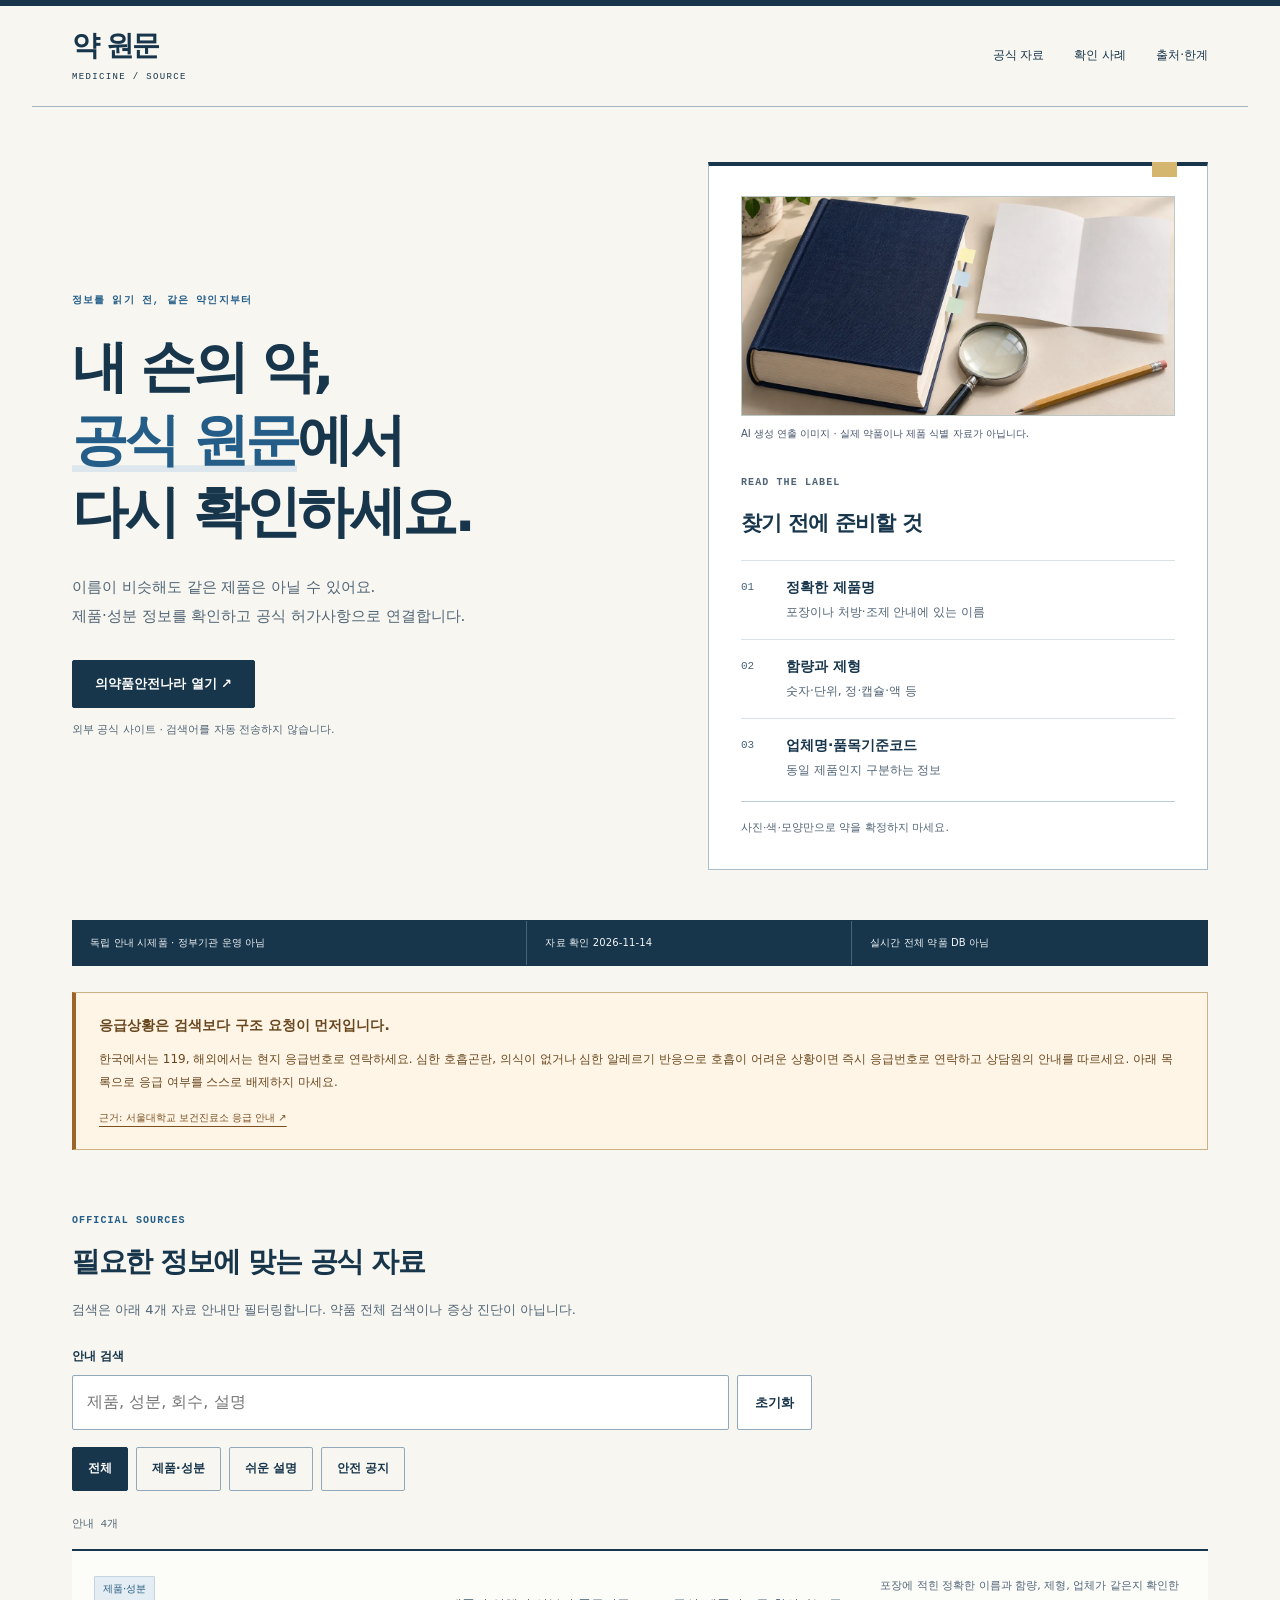
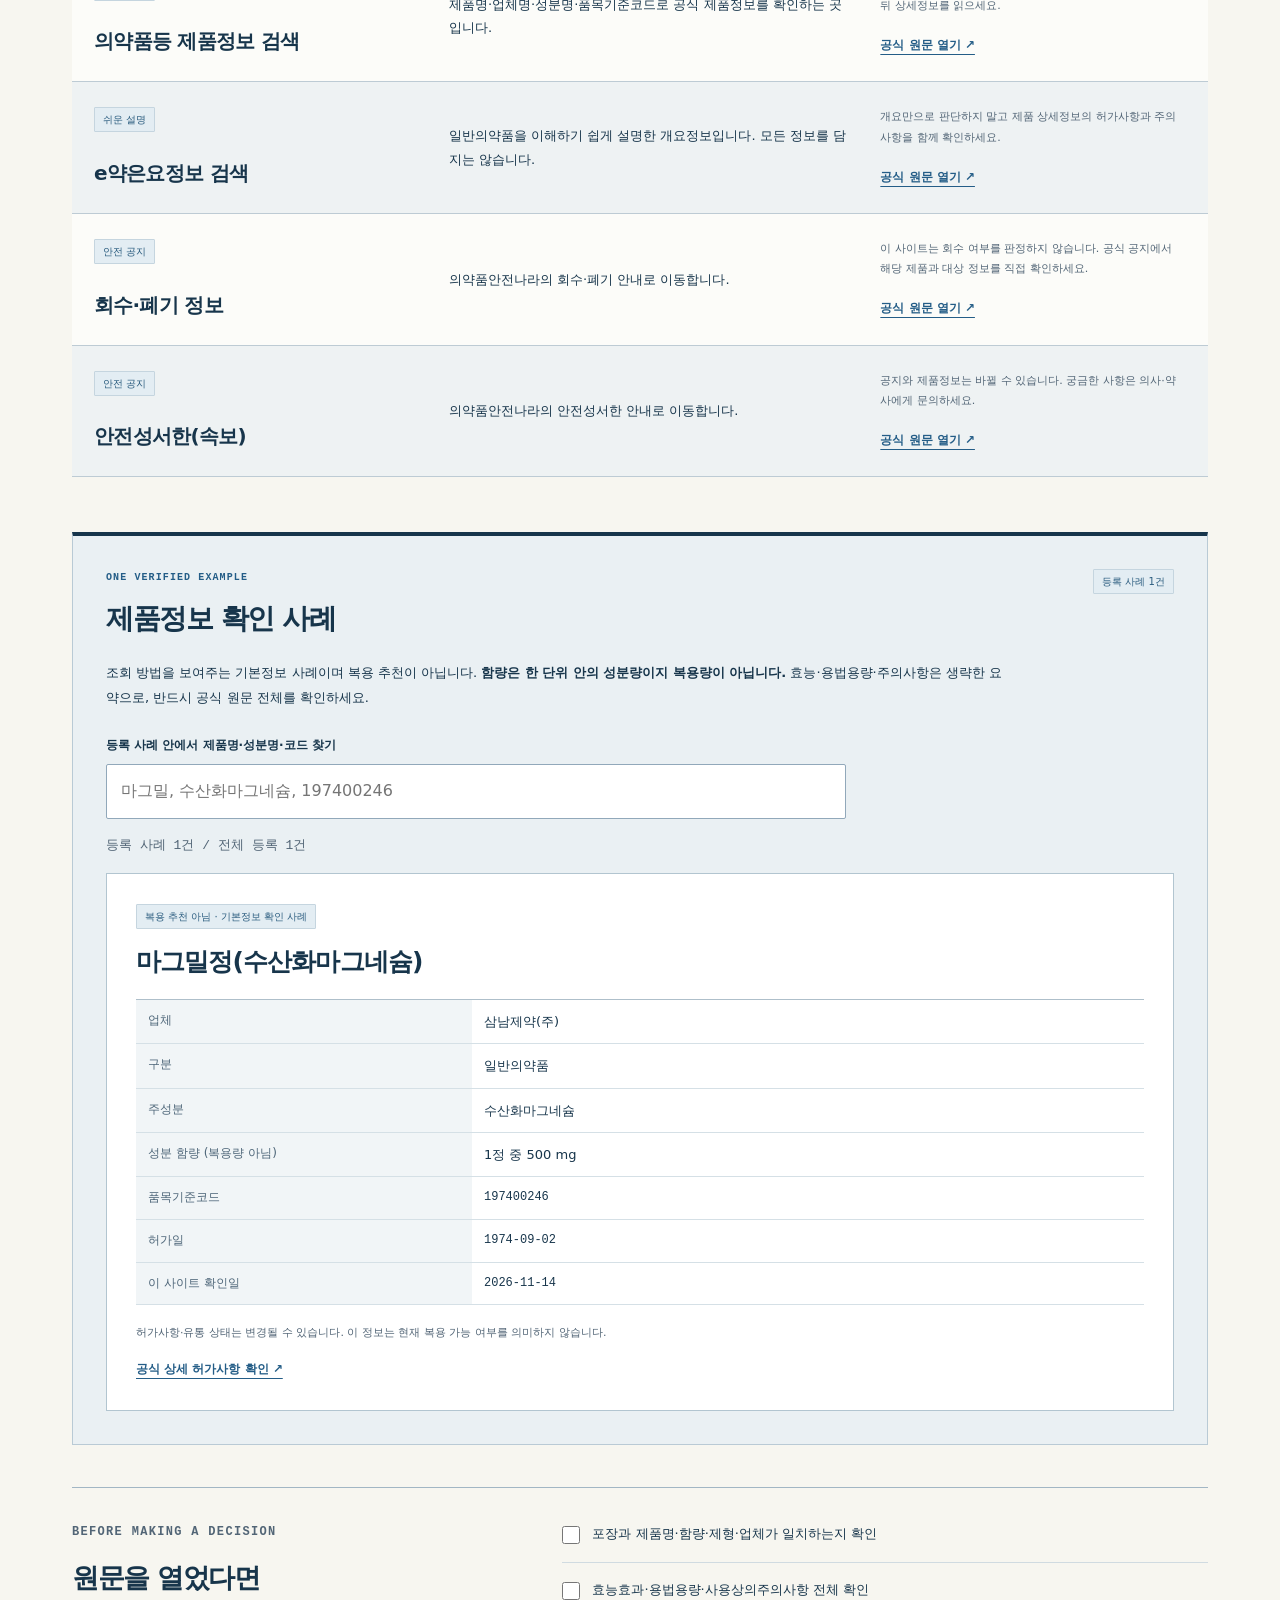
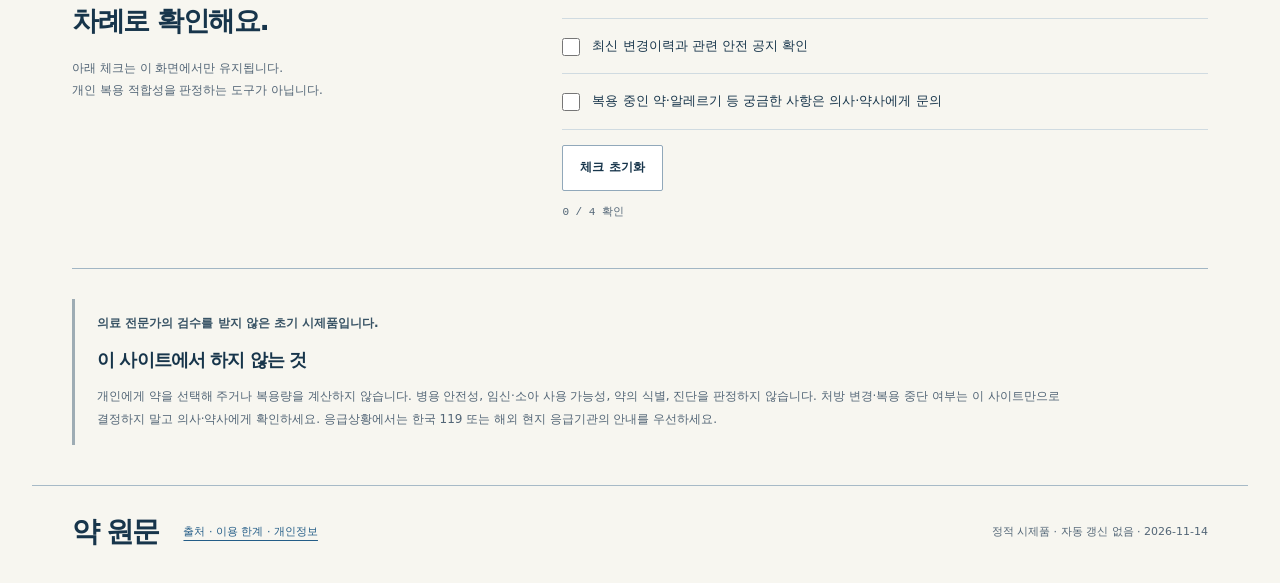
<file: index.html>
<!doctype html><html lang="ko"><head><meta name="robots" content="noindex,nofollow"><meta charset="utf-8"><meta name="viewport" content="width=device-width,initial-scale=1"><meta name="description" content="제품명과 성분을 확인하고 식약처 의약품안전나라의 공식 원문으로 연결하는 독립 정적 안내 사이트."><meta name="referrer" content="no-referrer"><title>약 원문 · 정확한 정보의 출발점</title><link rel="stylesheet" href="./style.css?v=ai-20261115"><script type="module" src="./app.js"></script></head><body><a class="skip" href="#main">본문으로 이동</a><header><a class="logo" href="./index.html">약 원문<span>MEDICINE / SOURCE</span></a><nav aria-label="주 메뉴"><a href="#find">공식 자료</a><a href="#example">확인 사례</a><a href="./about.html">출처·한계</a></nav></header><main id="main"><section class="hero"><div><p class="eyebrow">정보를 읽기 전, 같은 약인지부터</p><h1>내 손의 약,<br><em>공식 원문</em>에서<br>다시 확인하세요.</h1><p class="lead">이름이 비슷해도 같은 제품은 아닐 수 있어요.<br>제품·성분 정보를 확인하고 공식 허가사항으로 연결합니다.</p><a class="button primary" href="https://nedrug.mfds.go.kr/searchDrug" target="_blank" rel="noopener noreferrer">의약품안전나라 열기 ↗</a><p class="small">외부 공식 사이트 · 검색어를 자동 전송하지 않습니다.</p></div><aside class="paper"><figure class="ai-hero-photo"><img src="./assets/images/ai-hero-20261115.webp" alt="자료를 확인하는 책과 돋보기를 연출한 AI 이미지" width="1200" height="800" decoding="async"><figcaption>AI 생성 연출 이미지 · 실제 약품이나 제품 식별 자료가 아닙니다.</figcaption></figure><span class="label">READ THE LABEL</span><h2>찾기 전에 준비할 것</h2><ol><li><strong>정확한 제품명</strong><span>포장이나 처방·조제 안내에 있는 이름</span></li><li><strong>함량과 제형</strong><span>숫자·단위, 정·캡슐·액 등</span></li><li><strong>업체명·품목기준코드</strong><span>동일 제품인지 구분하는 정보</span></li></ol><p>사진·색·모양만으로 약을 확정하지 마세요.</p></aside></section><div class="status"><span>독립 안내 시제품 · 정부기관 운영 아님</span><span>자료 확인 2026-11-14</span><span>실시간 전체 약품 DB 아님</span></div><aside class="emergency"><strong>응급상황은 검색보다 구조 요청이 먼저입니다.</strong><p>한국에서는 119, 해외에서는 현지 응급번호로 연락하세요. 심한 호흡곤란, 의식이 없거나 심한 알레르기 반응으로 호흡이 어려운 상황이면 즉시 응급번호로 연락하고 상담원의 안내를 따르세요. 아래 목록으로 응급 여부를 스스로 배제하지 마세요.</p><a href="https://health4u.snu.ac.kr/medicalTreatment/ems/_/view.do" target="_blank" rel="noopener noreferrer">근거: 서울대학교 보건진료소 응급 안내 ↗</a></aside><section id="find"><p class="eyebrow">OFFICIAL SOURCES</p><h2>필요한 정보에 맞는 공식 자료</h2><p class="muted">검색은 아래 4개 자료 안내만 필터링합니다. 약품 전체 검색이나 증상 진단이 아닙니다.</p><label for="search">안내 검색</label><div class="row"><input id="search" type="search" maxlength="100" placeholder="제품, 성분, 회수, 설명"><button id="reset">초기화</button></div><div class="filters" id="filters" role="group" aria-label="자료 분류"></div><p id="count" role="status" aria-live="polite"></p><div class="cards" id="cards"></div><noscript><p>자료 필터는 JavaScript가 필요합니다. 위의 의약품안전나라 링크는 그대로 이용할 수 있습니다.</p></noscript></section><section id="example"><div class="section-head"><div><p class="eyebrow">ONE VERIFIED EXAMPLE</p><h2>제품정보 확인 사례</h2></div><span class="badge">등록 사례 1건</span></div><p>조회 방법을 보여주는 기본정보 사례이며 복용 추천이 아닙니다. <strong>함량은 한 단위 안의 성분량이지 복용량이 아닙니다.</strong> 효능·용법용량·주의사항은 생략한 요약으로, 반드시 공식 원문 전체를 확인하세요.</p><label for="product-search">등록 사례 안에서 제품명·성분명·코드 찾기</label><input id="product-search" type="search" maxlength="100" placeholder="마그밀, 수산화마그네슘, 197400246"><p id="product-count" role="status" aria-live="polite"></p><div id="products"></div></section><section class="check"><div><p class="eyebrow">BEFORE MAKING A DECISION</p><h2>원문을 열었다면<br>차례로 확인해요.</h2><p>아래 체크는 이 화면에서만 유지됩니다.<br>개인 복용 적합성을 판정하는 도구가 아닙니다.</p></div><div class="checks"><label><input type="checkbox">포장과 제품명·함량·제형·업체가 일치하는지 확인</label><label><input type="checkbox">효능효과·용법용량·사용상의주의사항 전체 확인</label><label><input type="checkbox">최신 변경이력과 관련 안전 공지 확인</label><label><input type="checkbox">복용 중인 약·알레르기 등 궁금한 사항은 의사·약사에게 문의</label><button id="clear-checks">체크 초기화</button><p id="check-status" role="status" aria-live="polite">0 / 4 확인</p></div></section><aside class="notice"><p><strong>의료 전문가의 검수를 받지 않은 초기 시제품입니다.</strong></p><h2>이 사이트에서 하지 않는 것</h2><p>개인에게 약을 선택해 주거나 복용량을 계산하지 않습니다. 병용 안전성, 임신·소아 사용 가능성, 약의 식별, 진단을 판정하지 않습니다. 처방 변경·복용 중단 여부는 이 사이트만으로 결정하지 말고 의사·약사에게 확인하세요. 응급상황에서는 한국 119 또는 해외 현지 응급기관의 안내를 우선하세요.</p></aside></main><footer><a class="logo" href="./index.html">약 원문</a><a href="./about.html">출처 · 이용 한계 · 개인정보</a><p>정적 시제품 · 자동 갱신 없음 · 2026-11-14</p></footer></body></html>
</file>
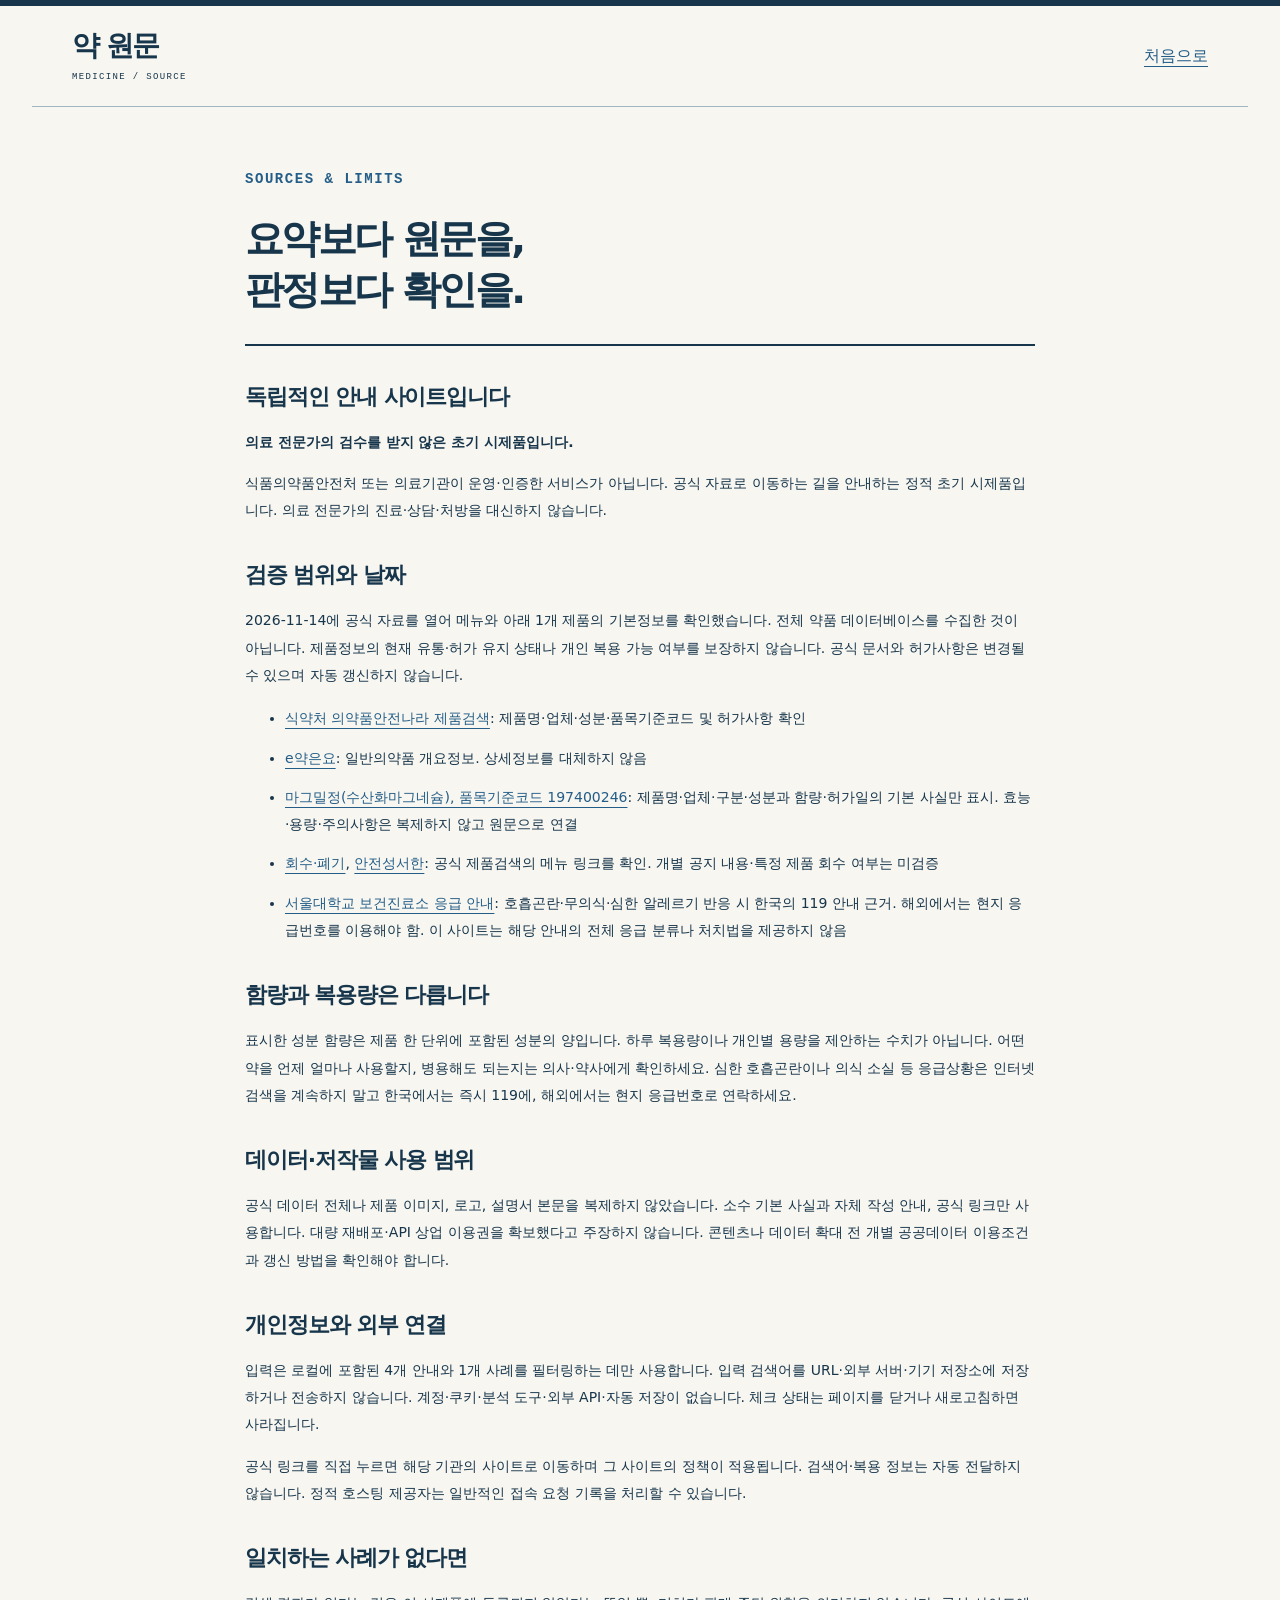
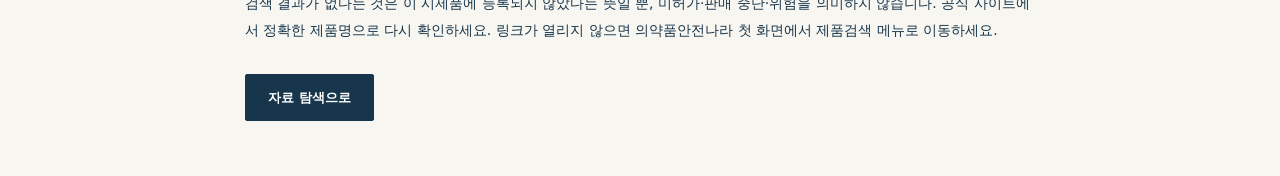
<file: about.html>
<!doctype html><html lang="ko"><head><meta name="robots" content="noindex,nofollow"><meta charset="utf-8"><meta name="viewport" content="width=device-width,initial-scale=1"><meta name="referrer" content="no-referrer"><title>출처·이용 한계 · 약 원문</title><link rel="stylesheet" href="./style.css"></head><body><header><a class="logo" href="./index.html">약 원문<span>MEDICINE / SOURCE</span></a><a href="./index.html">처음으로</a></header><main class="about"><p class="eyebrow">SOURCES & LIMITS</p><h1>요약보다 원문을,<br>판정보다 확인을.</h1><h2>독립적인 안내 사이트입니다</h2><p><strong>의료 전문가의 검수를 받지 않은 초기 시제품입니다.</strong></p><p>식품의약품안전처 또는 의료기관이 운영·인증한 서비스가 아닙니다. 공식 자료로 이동하는 길을 안내하는 정적 초기 시제품입니다. 의료 전문가의 진료·상담·처방을 대신하지 않습니다.</p><h2>검증 범위와 날짜</h2><p>2026-11-14에 공식 자료를 열어 메뉴와 아래 1개 제품의 기본정보를 확인했습니다. 전체 약품 데이터베이스를 수집한 것이 아닙니다. 제품정보의 현재 유통·허가 유지 상태나 개인 복용 가능 여부를 보장하지 않습니다. 공식 문서와 허가사항은 변경될 수 있으며 자동 갱신하지 않습니다.</p><ul><li><a href="https://nedrug.mfds.go.kr/searchDrug" rel="noreferrer">식약처 의약품안전나라 제품검색</a>: 제품명·업체·성분·품목기준코드 및 허가사항 확인</li><li><a href="https://nedrug.mfds.go.kr/searchEasyDrug" rel="noreferrer">e약은요</a>: 일반의약품 개요정보. 상세정보를 대체하지 않음</li><li><a href="https://nedrug.mfds.go.kr/pbp/CCBBB01/getItemDetail?itemSeq=197400246" rel="noreferrer">마그밀정(수산화마그네슘), 품목기준코드 197400246</a>: 제품명·업체·구분·성분과 함량·허가일의 기본 사실만 표시. 효능·용량·주의사항은 복제하지 않고 원문으로 연결</li><li><a href="https://nedrug.mfds.go.kr/PPMAB00" rel="noreferrer">회수·폐기</a>, <a href="https://nedrug.mfds.go.kr/PPMAA00" rel="noreferrer">안전성서한</a>: 공식 제품검색의 메뉴 링크를 확인. 개별 공지 내용·특정 제품 회수 여부는 미검증</li><li><a href="https://health4u.snu.ac.kr/medicalTreatment/ems/_/view.do" rel="noreferrer">서울대학교 보건진료소 응급 안내</a>: 호흡곤란·무의식·심한 알레르기 반응 시 한국의 119 안내 근거. 해외에서는 현지 응급번호를 이용해야 함. 이 사이트는 해당 안내의 전체 응급 분류나 처치법을 제공하지 않음</li></ul><h2>함량과 복용량은 다릅니다</h2><p>표시한 성분 함량은 제품 한 단위에 포함된 성분의 양입니다. 하루 복용량이나 개인별 용량을 제안하는 수치가 아닙니다. 어떤 약을 언제 얼마나 사용할지, 병용해도 되는지는 의사·약사에게 확인하세요. 심한 호흡곤란이나 의식 소실 등 응급상황은 인터넷 검색을 계속하지 말고 한국에서는 즉시 119에, 해외에서는 현지 응급번호로 연락하세요.</p><h2>데이터·저작물 사용 범위</h2><p>공식 데이터 전체나 제품 이미지, 로고, 설명서 본문을 복제하지 않았습니다. 소수 기본 사실과 자체 작성 안내, 공식 링크만 사용합니다. 대량 재배포·API 상업 이용권을 확보했다고 주장하지 않습니다. 콘텐츠나 데이터 확대 전 개별 공공데이터 이용조건과 갱신 방법을 확인해야 합니다.</p><h2>개인정보와 외부 연결</h2><p>입력은 로컬에 포함된 4개 안내와 1개 사례를 필터링하는 데만 사용합니다. 입력 검색어를 URL·외부 서버·기기 저장소에 저장하거나 전송하지 않습니다. 계정·쿠키·분석 도구·외부 API·자동 저장이 없습니다. 체크 상태는 페이지를 닫거나 새로고침하면 사라집니다.</p><p>공식 링크를 직접 누르면 해당 기관의 사이트로 이동하며 그 사이트의 정책이 적용됩니다. 검색어·복용 정보는 자동 전달하지 않습니다. 정적 호스팅 제공자는 일반적인 접속 요청 기록을 처리할 수 있습니다.</p><h2>일치하는 사례가 없다면</h2><p>검색 결과가 없다는 것은 이 시제품에 등록되지 않았다는 뜻일 뿐, 미허가·판매 중단·위험을 의미하지 않습니다. 공식 사이트에서 정확한 제품명으로 다시 확인하세요. 링크가 열리지 않으면 의약품안전나라 첫 화면에서 제품검색 메뉴로 이동하세요.</p><a class="button primary" href="./index.html">자료 탐색으로</a></main></body></html>
</file>
<file: style.css>
:root {
  --theme-medicine-source: reference-manual;
  --paper: #f7f6f0;
  --white: #ffffff;
  --ink: #17354b;
  --muted: #526576;
  --line: #bfccd5;
  --blue: #245d87;
  --mono: ui-monospace, 'SFMono-Regular', Consolas, monospace;
  color-scheme: light;
  font-family: -apple-system, BlinkMacSystemFont, 'Apple SD Gothic Neo', 'Segoe UI', system-ui, sans-serif;
  line-height: 1.8;
  background: var(--paper);
  color: var(--ink);
}
* { box-sizing: border-box; }
[hidden] { display: none !important; }
body { margin: 0; border-top: 6px solid var(--ink); }
header, main, footer { max-width: 1216px; margin: auto; padding-inline: 40px; }
a { color: var(--blue); text-underline-offset: 5px; text-decoration-thickness: 1px; }
a:hover { color: #113f63; text-decoration-thickness: 2px; }
button, input { font: inherit; color: inherit; }
button, a, input, summary { touch-action: manipulation; }
:focus-visible { outline: 3px solid #aa6b17; outline-offset: 4px; }
p, a, li, dt, dd { overflow-wrap: anywhere; }
header { display: flex; align-items: center; justify-content: space-between; gap: 28px; min-height: 101px; border-bottom: 1px solid #a3b5c2; }
.logo { text-decoration: none; color: var(--ink); font-size: 28px; font-weight: 800; letter-spacing: -.065em; line-height: 1.35; }
.logo span { display: block; margin-top: 5px; font: 9px/1.6 var(--mono); letter-spacing: .15em; }
nav { display: flex; flex-wrap: wrap; gap: 30px; font-size: 12px; }
nav a { text-decoration: none; color: var(--ink); padding: 10px 0; border-bottom: 1px solid transparent; }
nav a:hover { border-color: var(--blue); }
.hero { display: grid; grid-template-columns: 1.12fr 1fr; gap: 76px; align-items: center; padding: 55px 0 50px; }
.eyebrow, .label { color: var(--blue); font: 700 10px/1.8 var(--mono); letter-spacing: .11em; }
h1 { font-size: clamp(38px, 4.6vw, 56px); line-height: 1.3; font-weight: 730; letter-spacing: -.065em; margin: 21px 0 24px; }
h1 em { color: var(--blue); font-style: normal; box-shadow: inset 0 -.12em #dce6ec; }
.lead { color: var(--muted); font-size: 15px; line-height: 1.9; }
.small { font-size: 11px; color: var(--muted); margin-top: 12px; }
.button, button { display: inline-block; text-decoration: none; border: 1px solid #91a8ba; border-radius: 2px; padding: 11px 17px; min-height: 46px; background: white; cursor: pointer; font-size: 13px; font-weight: 650; }
.primary { background: var(--ink); color: white; border-color: var(--ink); margin-top: 15px; padding-inline: 22px; }
.primary:hover, button:hover { background: #254e6a; color: white; border-color: #254e6a; }
.paper { position: relative; background: white; padding: 30px 32px 21px; border: 1px solid #aabecb; border-top: 4px solid var(--ink); }
.paper::after { content: ''; position: absolute; top: -4px; right: 30px; width: 25px; height: 15px; background: #d4b66e; pointer-events: none; }
.label { color: #4f6576; font-size: 10px; }
.paper h2 { font-size: 21px; letter-spacing: -.04em; margin: 13px 0 22px; }
.paper ol { list-style: none; counter-reset: steps; padding: 0; margin: 0; }
.paper li { position: relative; counter-increment: steps; padding: 14px 0 15px 45px; border-top: 1px solid #d8e1e5; }
.paper li::before { content: counter(steps, decimal-leading-zero); position: absolute; top: 17px; left: 0; color: #45647c; font: 11px/1.8 var(--mono); }
.paper li strong { display: block; font-size: 14px; font-weight: 700; }
.paper li span { display: block; color: var(--muted); font-size: 12px; margin-top: 2px; }
.paper > p { border-top: 1px solid #b9cad4; padding-top: 16px; margin-top: 4px; font-size: 11px; color: var(--muted); }
.status { display: grid; grid-template-columns: 1.4fr 1fr 1.1fr; border-block: 1px solid var(--ink); background: var(--ink); color: #f0f5f7; font-size: 10px; letter-spacing: .015em; }
.status span { padding: 13px 18px; }
.status span + span { border-left: 1px solid #496476; }
.emergency { border: 1px solid #ccb185; border-left: 4px solid #9c6429; background: #fff5e6; color: #69471e; margin: 26px 0 20px; padding: 18px 23px; }
.emergency strong { font-size: 14px; }
.emergency p { margin: 8px 0; font-size: 12px; line-height: 1.9; }
.emergency a { color: #795022; font-size: 10px; }
section { scroll-margin-top: 24px; }
#find { padding: 32px 0 45px; }
h2 { font-size: 28px; font-weight: 700; line-height: 1.45; letter-spacing: -.05em; margin: 12px 0 16px; }
h3 { font-size: 20px; line-height: 1.5; font-weight: 700; letter-spacing: -.035em; }
.muted { color: var(--muted); font-size: 13px; }
label { display: block; font-size: 12px; margin: 24px 0 8px; font-weight: 650; }
.row { display: flex; gap: 8px; max-width: 740px; }
input[type=search] { display: block; width: 100%; min-width: 0; border: 1px solid #91a8ba; border-radius: 2px; padding: 12px 14px; min-height: 49px; background: white; color: var(--ink); font-size: 16px; }
.row button { white-space: nowrap; }
.filters { display: flex; gap: 8px; flex-wrap: wrap; margin: 17px 0 24px; }
.filters button { min-height: 44px; font-size: 12px; padding: 8px 15px; background: transparent; }
.filters button:hover { background: #e7edf1; color: var(--ink); }
.filters button[aria-pressed=true] { color: white; background: var(--ink); border-color: var(--ink); }
#count, #product-count { font: 11px/1.8 var(--mono); color: var(--muted); margin: 14px 0; }
.cards { display: grid; grid-template-columns: 1fr; border-top: 2px solid var(--ink); }
.card { display: grid; grid-template-columns: minmax(0, 1.05fr) minmax(0, 1.3fr) minmax(0, 1fr); column-gap: 34px; row-gap: 10px; padding: 25px 22px; border-bottom: 1px solid #bdcbd4; background: #fcfcf9; }
.card:nth-child(even) { background: #eef2f3; }
.card .badge { grid-column: 1; grid-row: 1; }
.card h3 { grid-column: 1; grid-row: 2; margin: 0; }
.card > p:not(.tip) { grid-column: 2; grid-row: 1 / span 2; margin: 0; font-size: 13px; align-self: center; }
.card .tip { grid-column: 3; grid-row: 1; margin: 0; }
.card .source { grid-column: 3; grid-row: 2; align-self: end; }
.badge { display: inline-block; justify-self: start; align-self: start; color: #295b7e; background: #e3edf3; padding: 3px 8px; border: 1px solid #c5d5df; border-radius: 1px; font-size: 10px; line-height: 1.7; }
.tip { color: var(--muted); font-size: 11px !important; line-height: 1.85; }
.source { font-size: 12px; font-weight: 700; }
#example { padding: 33px; border: 1px solid #b9cad5; border-top: 4px solid var(--ink); background: #eaf0f3; margin: 10px 0 42px; }
.section-head { display: flex; justify-content: space-between; align-items: center; gap: 20px; }
.section-head .eyebrow { margin-top: 0; }
.section-head h2 { margin-bottom: 7px; }
#example > p { font-size: 13px; line-height: 1.95; max-width: 900px; }
#product-search { max-width: 740px; }
.product { background: white; border: 1px solid #b2c5d0; padding: 27px 29px; }
.product h3 { margin: 14px 0 18px; font-size: 25px; }
.product dl { display: grid; grid-template-columns: minmax(155px, 1fr) minmax(0, 2fr); margin: 0 0 18px; font-size: 13px; border-top: 1px solid #aebfca; }
.product dt, .product dd { margin: 0; padding: 10px 12px; border-bottom: 1px solid #d5e0e6; }
.product dt { background: #f1f5f7; color: #4e6679; font-size: 12px; }
.product dd { font-variant-numeric: tabular-nums; }
.product dd:nth-of-type(5), .product dd:nth-of-type(6), .product dd:nth-of-type(7) { font-family: var(--mono); font-size: 12px; }
.empty { padding: 22px; border: 1px dashed #8fa9bb; background: #fff; font-size: 13px; }
.check { display: grid; grid-template-columns: 1fr 1.5fr; gap: 60px; border-top: 1px solid #a2b6c4; border-bottom: 1px solid #a2b6c4; padding: 34px 0; margin: 20px 0 30px; }
.check .eyebrow { margin-top: 0; }
.check p { font-size: 12px; color: var(--muted); }
.check h2 { font-size: 27px; line-height: 1.6; }
.checks label { display: flex; gap: 12px; align-items: flex-start; border-bottom: 1px solid #d0dbe1; padding: 0 0 15px; margin: 0 0 15px; font-size: 13px; font-weight: 450; line-height: 1.9; }
.checks input { width: 18px; height: 18px; flex-shrink: 0; margin: 4px 0 0; accent-color: var(--blue); }
.checks button { min-height: 44px; font-size: 12px; }
#check-status { font: 11px/1.9 var(--mono); }
.notice { border-left: 3px solid #9eacb4; padding: 1px 0 1px 22px; margin-bottom: 40px; }
.notice h2 { font-size: 18px; margin-block: 12px; }
.notice p { font-size: 12px; color: var(--muted); line-height: 1.95; max-width: 970px; }
.notice strong { color: #385365; }
footer { border-top: 1px solid #a7bac7; padding-top: 25px; padding-bottom: 30px; display: flex; align-items: center; gap: 25px; flex-wrap: wrap; }
footer > a:not(.logo), footer p { font-size: 11px; }
footer p { color: var(--muted); margin-left: auto; }
.skip { position: absolute; top: -100px; left: 16px; padding: 10px; background: white; color: var(--ink); z-index: 9; }
.skip:focus { top: 10px; }
.about { max-width: 870px; padding-top: 45px; padding-bottom: 55px; }
.about h1 { font-size: 39px; border-bottom: 2px solid var(--ink); padding-bottom: 28px; }
.about h2 { margin-top: 35px; font-size: 22px; }
.about p, .about li { font-size: 14px; line-height: 1.95; }
.about li { margin-bottom: 12px; }
@media (max-width: 980px) { header, main, footer { padding-inline: 28px; } .hero { gap: 36px; } h1 { font-size: 43px; } .paper { padding-inline: 25px; } .card { column-gap: 23px; padding-inline: 20px; } .check { gap: 35px; } }
@media(max-width:750px) { header { align-items: flex-start; flex-direction: column; gap: 15px; padding-top: 22px; padding-bottom: 15px; } nav { gap: 24px; } .hero { grid-template-columns: 1fr; gap: 28px; padding: 35px 0; } h1 { font-size: clamp(38px, 7.5vw, 49px); } .lead { font-size: 14px; } .paper { padding-top: 25px; } .status { grid-template-columns: 1fr; } .status span { padding: 10px 17px; } .status span + span { border-left: 0; border-top: 1px solid #496476; } .card { grid-template-columns: minmax(0, 1fr); gap: 11px; padding: 24px; } .card .badge, .card h3, .card > p:not(.tip), .card .tip, .card .source { grid-column: 1; grid-row: auto; } .card h3 { font-size: 22px; } .card .source { padding-top: 3px; } .check { grid-template-columns: 1fr; gap: 20px; padding-block: 27px; } .check h2 { font-size: 25px; } #example { padding: 24px; } .section-head { align-items: flex-start; flex-direction: column; gap: 12px; } .product { padding: 23px; } .emergency { padding: 17px 20px; } footer p { margin: 0; width: 100%; } }
@media (max-width: 480px) { header, main, footer { padding-inline: 20px; } nav { font-size: 11px; gap: 23px; } .logo { font-size: 26px; } h2 { font-size: 25px; } .paper { padding-inline: 23px; } #example { padding: 22px 18px; } .product { padding: 21px 17px; } .product dl { grid-template-columns: 1fr; } .product dt { padding: 8px 10px 2px; border-bottom: 0; } .product dd { padding: 4px 10px 10px; } .product h3 { font-size: 22px; } .notice { padding-left: 17px; } .about h1 { font-size: 32px; } .row button { padding-inline: 13px; } }
@media (prefers-reduced-motion: reduce) { *, *::before, *::after { scroll-behavior: auto !important; } }

/* AI-generated conceptual hero, 2026-11-15. */
.ai-hero-photo{margin:24px 0 0;min-width:0}.ai-hero-photo img{display:block;width:100%;height:auto;aspect-ratio:3/2;object-fit:cover;border:1px solid #bdc8c5}.ai-hero-photo figcaption{font:11px/1.7 system-ui,sans-serif;color:#425257;text-align:left;letter-spacing:0;padding:9px 0 0;overflow-wrap:anywhere}
.paper .ai-hero-photo{margin:0 0 24px}.paper .ai-hero-photo img{max-height:220px}.paper .ai-hero-photo figcaption{font-size:10px;color:#45536a}
@media print{.ai-hero-photo{display:none}}
</file>
